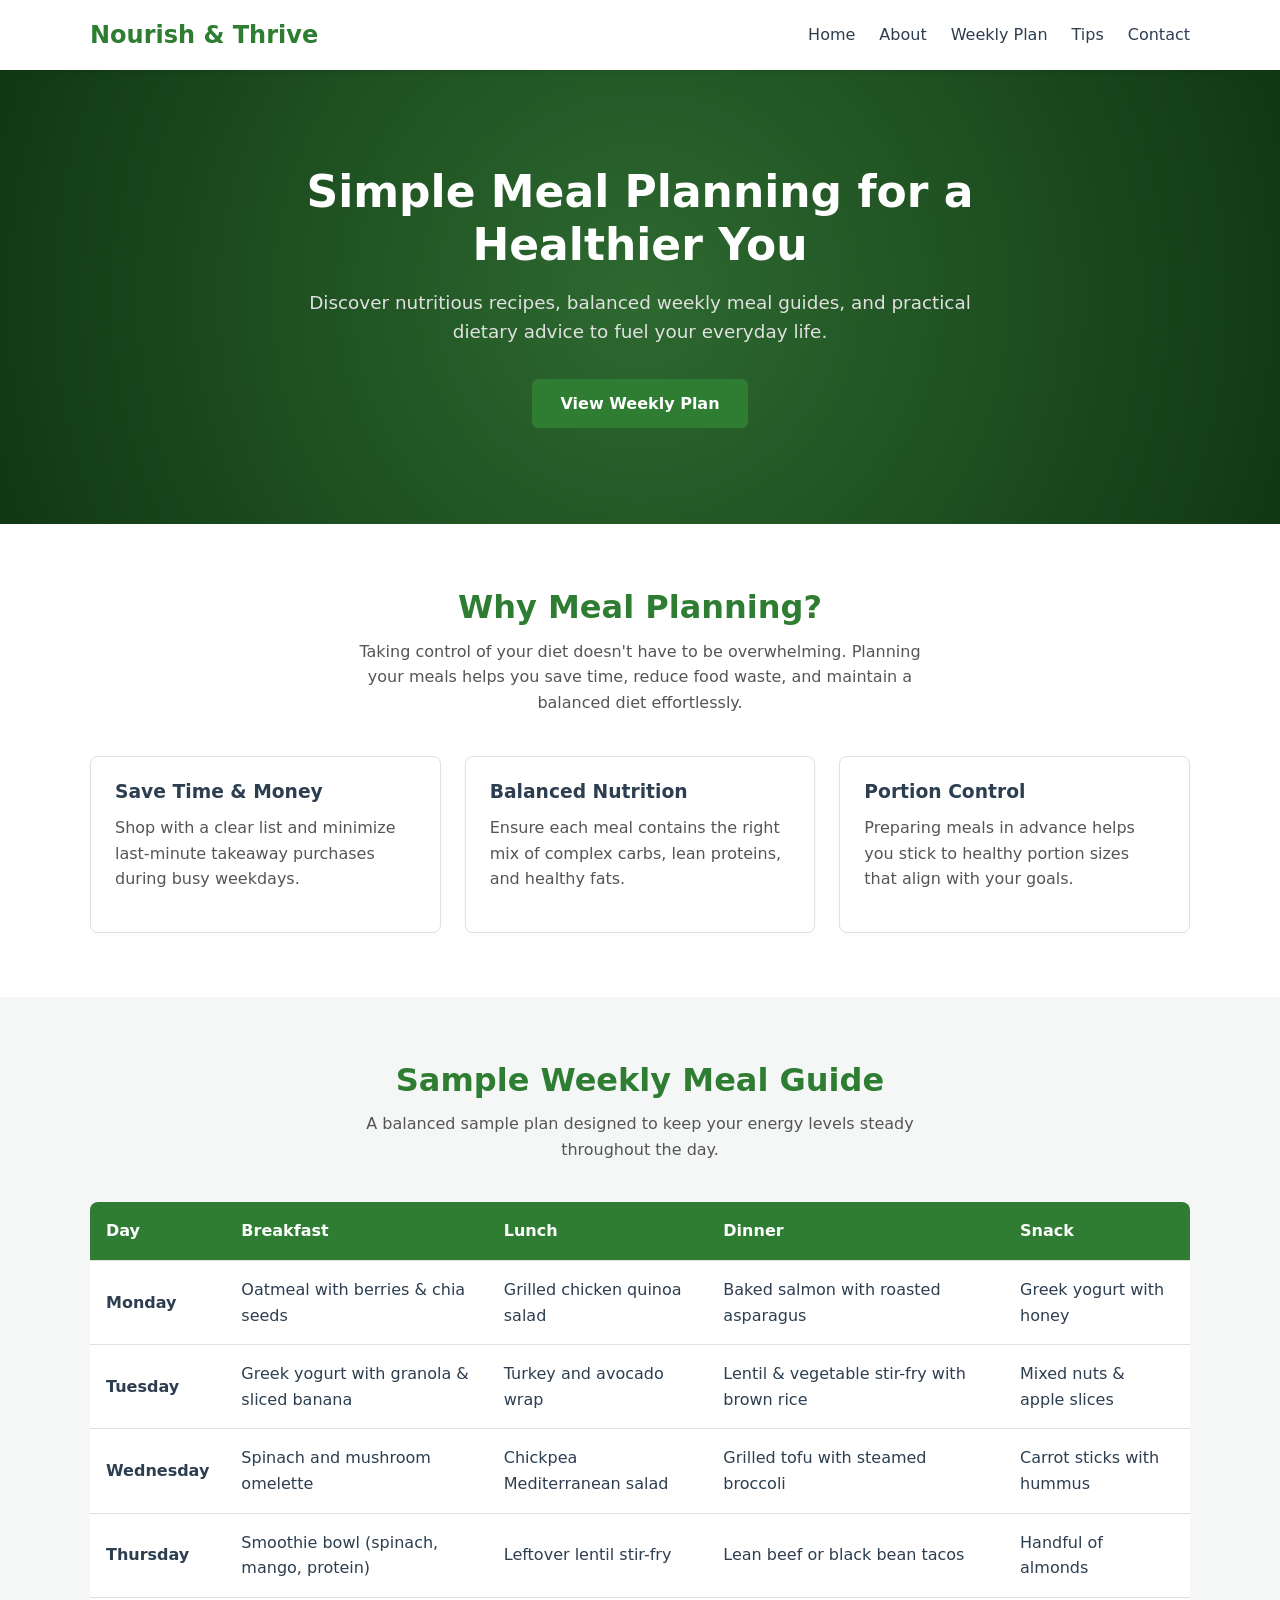
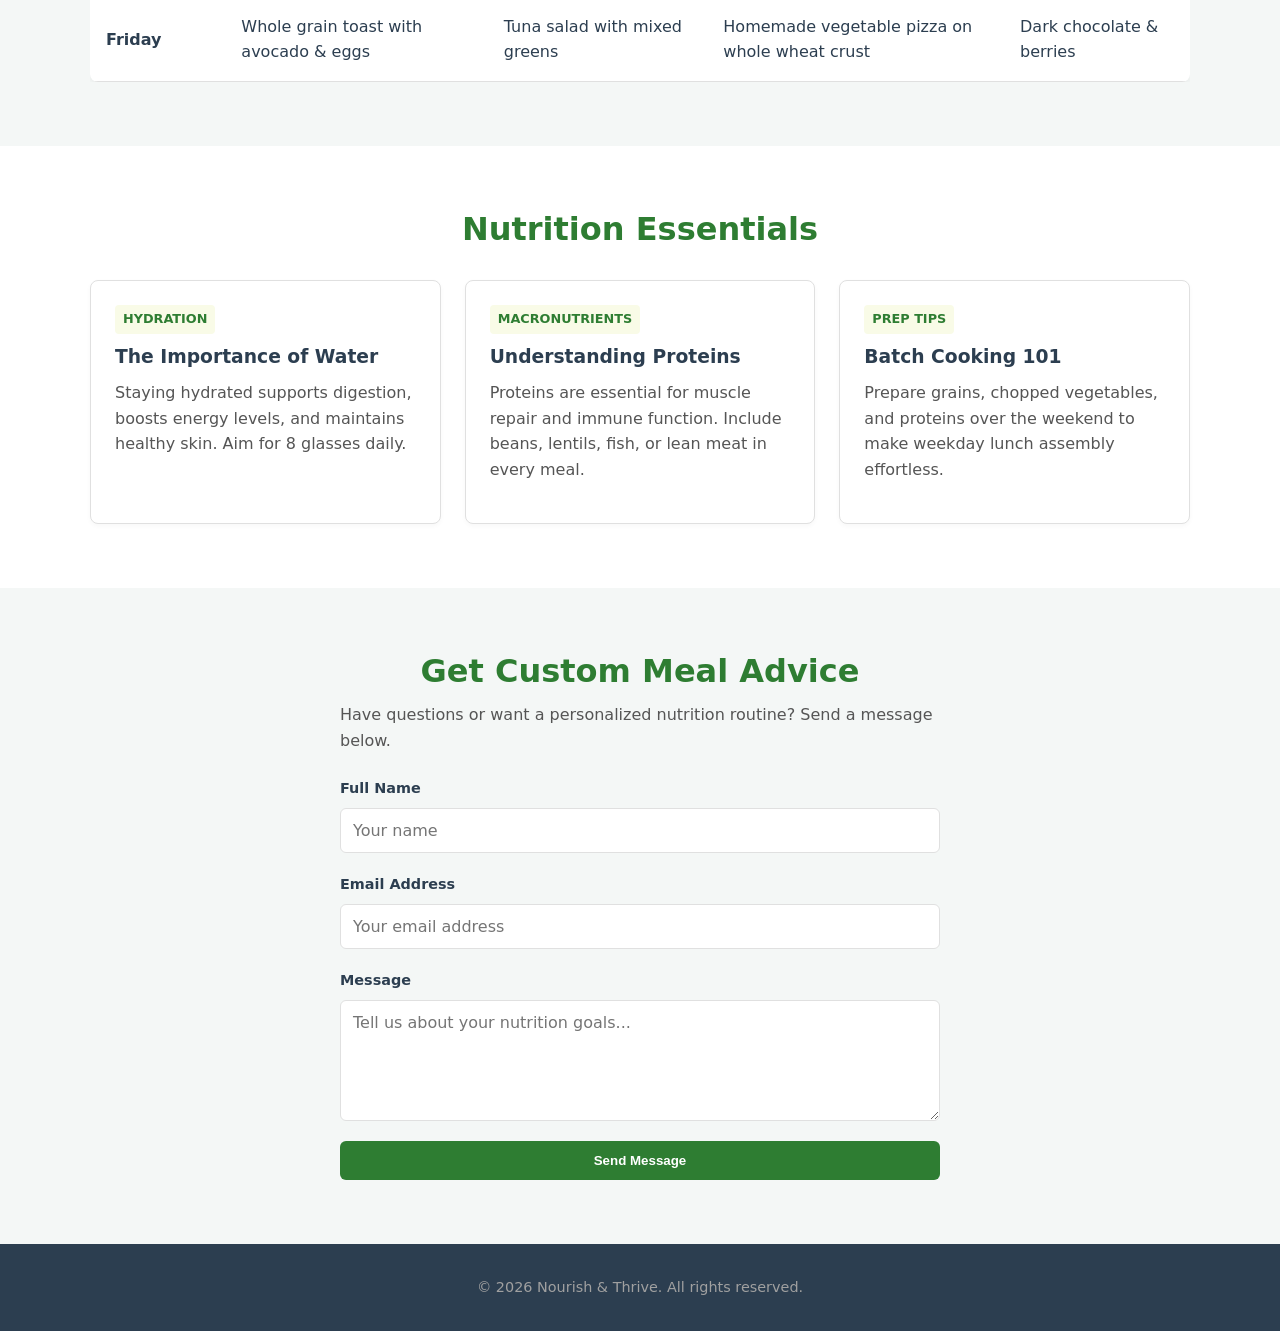
<file: NutriPlan/index.html>
<!DOCTYPE html>
<html lang="en">
<head>
  <meta charset="UTF-8">
  <meta name="viewport" content="width=device-width, initial-scale=1.0">
  <title>Nourish & Thrive | Nutrition & Meal Planning</title>
  <link rel="stylesheet" href="style.css">
</head>
<body>

  <!-- Navigation -->
  <nav class="navbar">
    <div class="nav-container">
      <a href="#" class="logo">Nourish & Thrive</a>
      <ul class="nav-links">
        <li><a href="#home">Home</a></li>
        <li><a href="#about">About</a></li>
        <li><a href="#meal-plan">Weekly Plan</a></li>
        <li><a href="#tips">Tips</a></li>
        <li><a href="#contact">Contact</a></li>
      </ul>
    </div>
  </nav>

  <!-- Hero Section -->
  <header id="home" class="hero">
    <div class="hero-content">
      <h1>Simple Meal Planning for a Healthier You</h1>
      <p>Discover nutritious recipes, balanced weekly meal guides, and practical dietary advice to fuel your everyday life.</p>
      <a href="#meal-plan" class="btn">View Weekly Plan</a>
    </div>
  </header>

  <!-- About Section -->
  <section id="about" class="container section">
    <h2>Why Meal Planning?</h2>
    <p class="section-intro">Taking control of your diet doesn't have to be overwhelming. Planning your meals helps you save time, reduce food waste, and maintain a balanced diet effortlessly.</p>
    
    <div class="card-grid">
      <div class="card">
        <h3>Save Time & Money</h3>
        <p>Shop with a clear list and minimize last-minute takeaway purchases during busy weekdays.</p>
      </div>
      <div class="card">
        <h3>Balanced Nutrition</h3>
        <p>Ensure each meal contains the right mix of complex carbs, lean proteins, and healthy fats.</p>
      </div>
      <div class="card">
        <h3>Portion Control</h3>
        <p>Preparing meals in advance helps you stick to healthy portion sizes that align with your goals.</p>
      </div>
    </div>
  </section>

  <!-- Meal Plan Section -->
  <section id="meal-plan" class="bg-light section">
    <div class="container">
      <h2>Sample Weekly Meal Guide</h2>
      <p class="section-intro">A balanced sample plan designed to keep your energy levels steady throughout the day.</p>
      
      <div class="table-container">
        <table>
          <thead>
            <tr>
              <th>Day</th>
              <th>Breakfast</th>
              <th>Lunch</th>
              <th>Dinner</th>
              <th>Snack</th>
            </tr>
          </thead>
          <tbody>
            <tr>
              <td><strong>Monday</strong></td>
              <td>Oatmeal with berries & chia seeds</td>
              <td>Grilled chicken quinoa salad</td>
              <td>Baked salmon with roasted asparagus</td>
              <td>Greek yogurt with honey</td>
            </tr>
            <tr>
              <td><strong>Tuesday</strong></td>
              <td>Greek yogurt with granola & sliced banana</td>
              <td>Turkey and avocado wrap</td>
              <td>Lentil & vegetable stir-fry with brown rice</td>
              <td>Mixed nuts & apple slices</td>
            </tr>
            <tr>
              <td><strong>Wednesday</strong></td>
              <td>Spinach and mushroom omelette</td>
              <td>Chickpea Mediterranean salad</td>
              <td>Grilled tofu with steamed broccoli</td>
              <td>Carrot sticks with hummus</td>
            </tr>
            <tr>
              <td><strong>Thursday</strong></td>
              <td>Smoothie bowl (spinach, mango, protein)</td>
              <td>Leftover lentil stir-fry</td>
              <td>Lean beef or black bean tacos</td>
              <td>Handful of almonds</td>
            </tr>
            <tr>
              <td><strong>Friday</strong></td>
              <td>Whole grain toast with avocado & eggs</td>
              <td>Tuna salad with mixed greens</td>
              <td>Homemade vegetable pizza on whole wheat crust</td>
              <td>Dark chocolate & berries</td>
            </tr>
          </tbody>
        </table>
      </div>
    </div>
  </section>

  <!-- Nutrition Tips / Blog Section -->
  <section id="tips" class="container section">
    <h2>Nutrition Essentials</h2>
    <div class="card-grid">
      <article class="card">
        <span class="tag">Hydration</span>
        <h3>The Importance of Water</h3>
        <p>Staying hydrated supports digestion, boosts energy levels, and maintains healthy skin. Aim for 8 glasses daily.</p>
      </article>
      <article class="card">
        <span class="tag">Macronutrients</span>
        <h3>Understanding Proteins</h3>
        <p>Proteins are essential for muscle repair and immune function. Include beans, lentils, fish, or lean meat in every meal.</p>
      </article>
      <article class="card">
        <span class="tag">Prep Tips</span>
        <h3>Batch Cooking 101</h3>
        <p>Prepare grains, chopped vegetables, and proteins over the weekend to make weekday lunch assembly effortless.</p>
      </article>
    </div>
  </section>

  <!-- Contact Form Section -->
  <section id="contact" class="bg-light section">
    <div class="container form-container">
      <h2>Get Custom Meal Advice</h2>
      <p>Have questions or want a personalized nutrition routine? Send a message below.</p>
      
      <form class="contact-form" action="#" method="POST">
        <div class="form-group">
          <label for="name">Full Name</label>
          <input type="text" id="name" name="name" placeholder="Your name" required>
        </div>
        
        <div class="form-group">
          <label for="email">Email Address</label>
          <input type="email" id="email" name="email" placeholder="Your email address" required>
        </div>
        
        <div class="form-group">
          <label for="message">Message</label>
          <textarea id="message" name="message" rows="5" placeholder="Tell us about your nutrition goals..." required></textarea>
        </div>
        
        <button type="submit" class="btn">Send Message</button>
      </form>
    </div>
  </section>

  <!-- Footer -->
  <footer class="footer">
    <div class="container">
      <p>&copy; 2026 Nourish & Thrive. All rights reserved.</p>
    </div>
  </footer>
 
  
</body>
</html>
</file>
<file: NutriPlan/style.css>
/* Base Styles & CSS Variables */
:root {
  --primary-color: #2e7d32; /* Earthy green */
  --primary-hover: #1b5e20;
  --secondary-color: #f9fbe7;
  --text-dark: #2c3e50;
  --text-light: #555555;
  --bg-light: #f4f7f6;
  --white: #ffffff;
  --border-color: #e0e0e0;
  --font-family: system-ui, -apple-system, BlinkMacSystemFont, 'Segoe UI', Roboto, Oxygen, Ubuntu, Cantarell, sans-serif;
}

* {
  box-sizing: border-box;
  margin: 0;
  padding: 0;
}

html {
  scroll-behavior: smooth;
}

body {
  font-family: var(--font-family);
  color: var(--text-dark);
  line-height: 1.6;
  background-color: var(--white);
}

/* Typography Helpers */
h1, h2, h3 {
  line-height: 1.2;
  margin-bottom: 0.75rem;
}

h2 {
  font-size: 2rem;
  text-align: center;
  color: var(--primary-color);
}

p {
  color: var(--text-light);
  margin-bottom: 1rem;
}

.section-intro {
  text-align: center;
  max-width: 600px;
  margin: 0 auto 2.5rem auto;
}

/* Layout Utilities */
.container {
  width: 90%;
  max-width: 1100px;
  margin: 0 auto;
}

.section {
  padding: 4rem 0;
}

.bg-light {
  background-color: var(--bg-light);
}

/* Navigation Bar */
.navbar {
  background-color: var(--white);
  box-shadow: 0 2px 4px rgba(0, 0, 0, 0.08);
  position: sticky;
  top: 0;
  z-index: 100;
}

.nav-container {
  display: flex;
  justify-content: space-between;
  align-items: center;
  width: 90%;
  max-width: 1100px;
  margin: 0 auto;
  padding: 1rem 0;
}

.logo {
  font-size: 1.5rem;
  font-weight: bold;
  color: var(--primary-color);
  text-decoration: none;
}

.nav-links {
  display: flex;
  list-style: none;
  gap: 1.5rem;
}

.nav-links a {
  text-decoration: none;
  color: var(--text-dark);
  font-weight: 500;
  transition: color 0.2s ease;
}

.nav-links a:hover {
  color: var(--primary-color);
}

/* Hero Section */
.hero {
  background: linear-gradient(rgba(0, 0, 0, 0.4), rgba(0, 0, 0, 0.4)), 
              radial-gradient(circle, #4caf50, #1b5e20);
  color: var(--white);
  text-align: center;
  padding: 6rem 1rem;
}

.hero-content {
  max-width: 700px;
  margin: 0 auto;
}

.hero h1 {
  font-size: 2.75rem;
  color: var(--white);
  margin-bottom: 1rem;
}

.hero p {
  color: #e0e0e0;
  font-size: 1.15rem;
  margin-bottom: 2rem;
}

/* Buttons */
.btn {
  display: inline-block;
  background-color: var(--primary-color);
  color: var(--white);
  padding: 0.75rem 1.75rem;
  text-decoration: none;
  border: none;
  border-radius: 6px;
  font-weight: 600;
  cursor: pointer;
  transition: background-color 0.2s ease;
}

.btn:hover {
  background-color: var(--primary-hover);
}

/* Card Grid Layout */
.card-grid {
  display: grid;
  grid-template-columns: repeat(auto-fit, minmax(280px, 1fr));
  gap: 1.5rem;
  margin-top: 2rem;
}

.card {
  background-color: var(--white);
  border: 1px solid var(--border-color);
  border-radius: 8px;
  padding: 1.5rem;
  box-shadow: 0 2px 5px rgba(0, 0, 0, 0.03);
}

.tag {
  display: inline-block;
  background-color: var(--secondary-color);
  color: var(--primary-color);
  font-size: 0.8rem;
  font-weight: bold;
  padding: 0.25rem 0.5rem;
  border-radius: 4px;
  margin-bottom: 0.75rem;
  text-transform: uppercase;
}

/* Meal Plan Table */
.table-container {
  overflow-x: auto;
  margin-top: 1.5rem;
}

table {
  width: 100%;
  border-collapse: collapse;
  background-color: var(--white);
  border-radius: 8px;
  overflow: hidden;
  box-shadow: 0 2px 5px rgba(0, 0, 0, 0.05);
}

th, td {
  padding: 1rem;
  text-align: left;
  border-bottom: 1px solid var(--border-color);
}

th {
  background-color: var(--primary-color);
  color: var(--white);
  font-weight: 600;
}

tr:hover {
  background-color: #f1f8e9;
}

/* Contact Form */
.form-container {
  max-width: 600px;
}

.contact-form {
  margin-top: 1.5rem;
  display: flex;
  flex-direction: column;
  gap: 1.25rem;
}

.form-group {
  display: flex;
  flex-direction: column;
  gap: 0.5rem;
}

.form-group label {
  font-weight: 600;
  font-size: 0.9rem;
}

.form-group input,
.form-group textarea {
  width: 100%;
  padding: 0.75rem;
  border: 1px solid var(--border-color);
  border-radius: 6px;
  font-family: inherit;
  font-size: 1rem;
}

.form-group input:focus,
.form-group textarea:focus {
  outline: none;
  border-color: var(--primary-color);
  box-shadow: 0 0 0 3px rgba(46, 125, 50, 0.15);
}

/* Footer */
.footer {
  background-color: var(--text-dark);
  color: #a0a0a0;
  text-align: center;
  padding: 2rem 0;
}

.footer p {
  color: #a0a0a0;
  margin: 0;
  font-size: 0.9rem;
}

/* Responsive Styles */
@media (max-width: 768px) {
  .nav-container {
    flex-direction: column;
    gap: 0.75rem;
  }

  .hero h1 {
    font-size: 2rem;
  }

  th, td {
    padding: 0.75rem;
    font-size: 0.9rem;
  }
}
</file>
